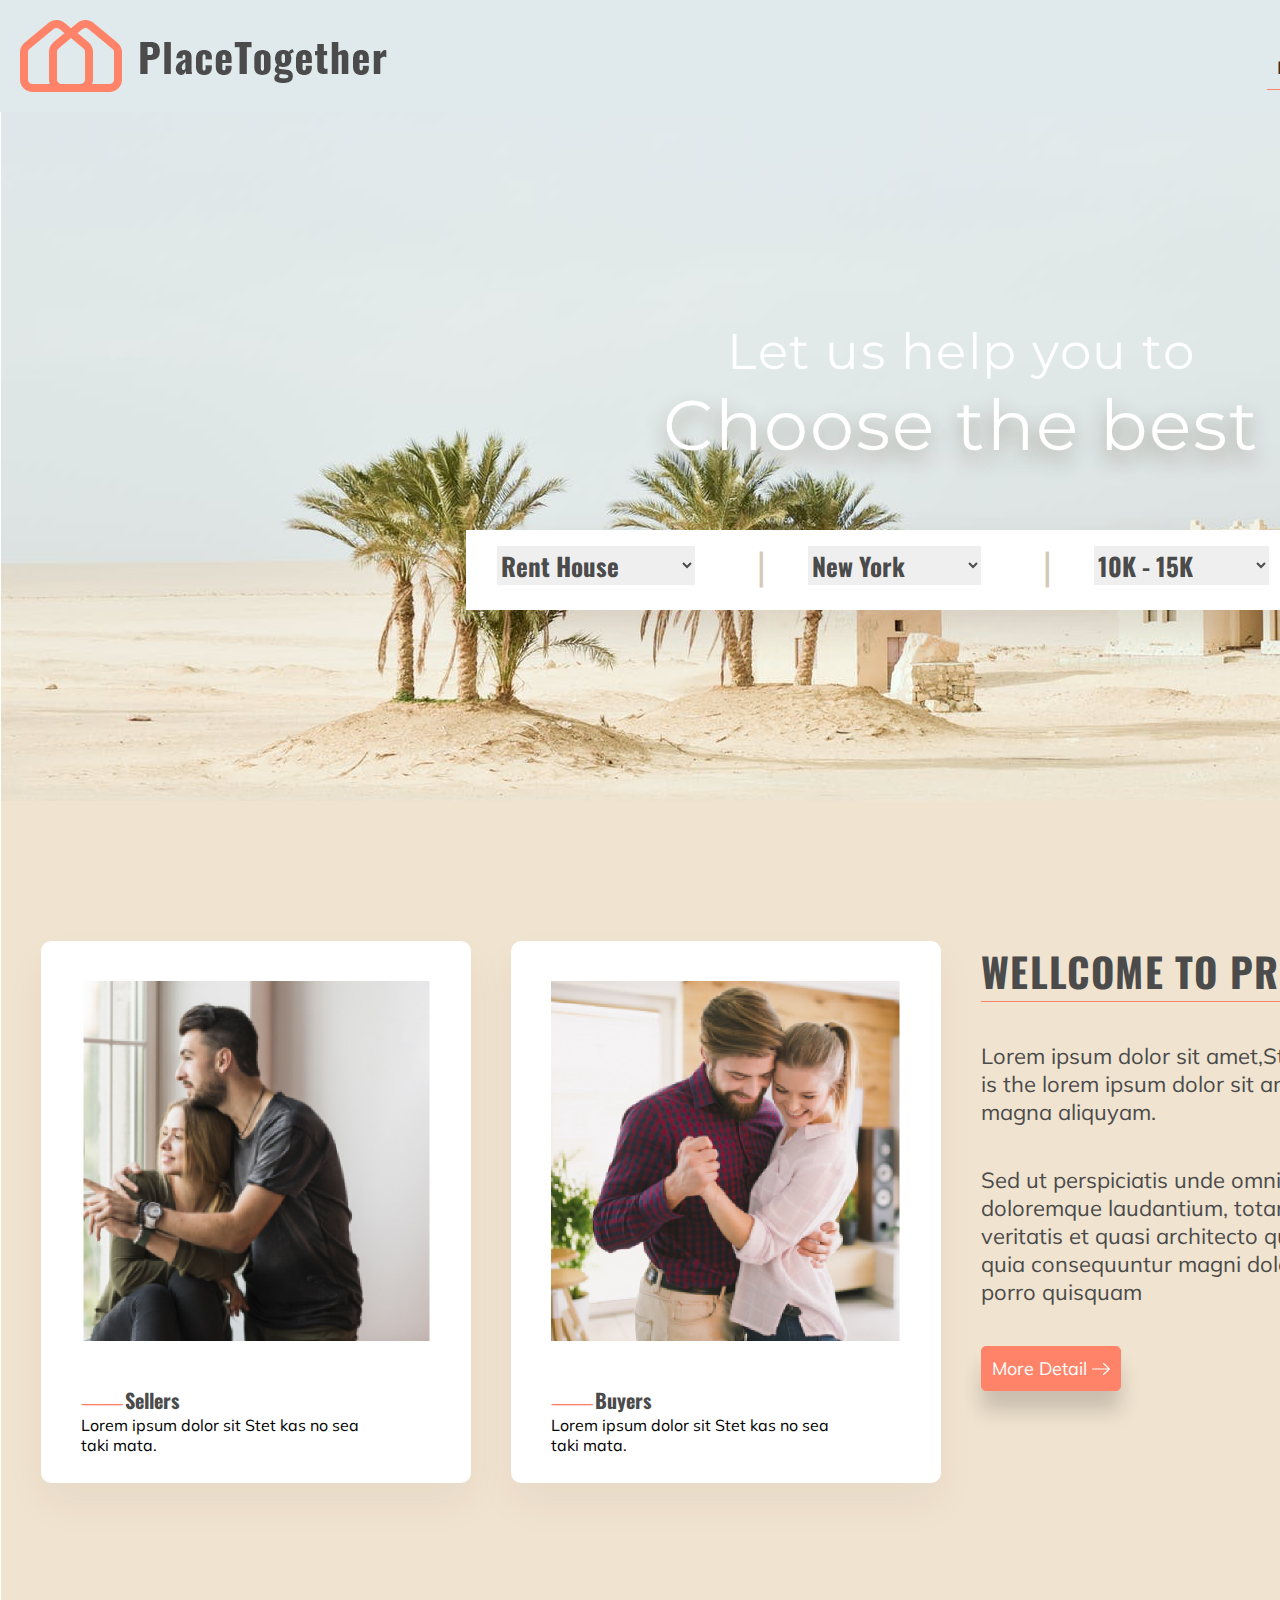
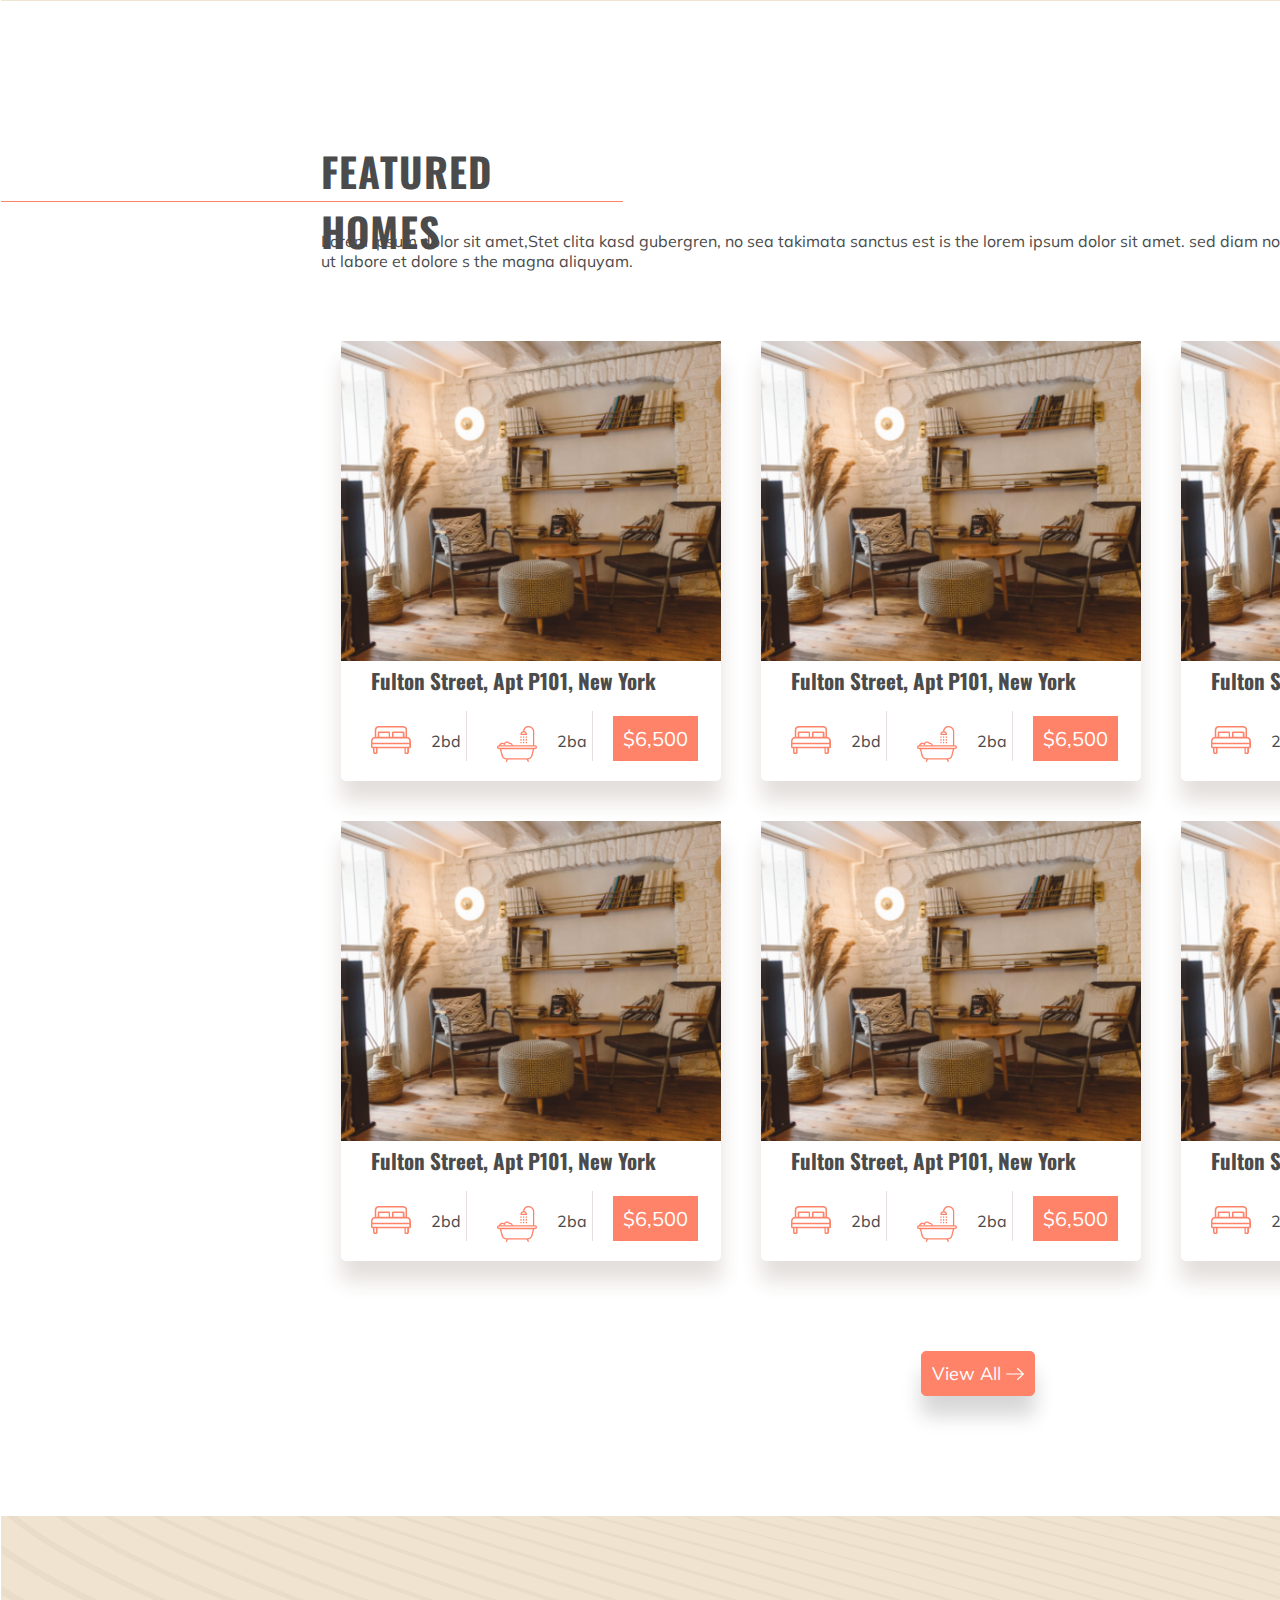
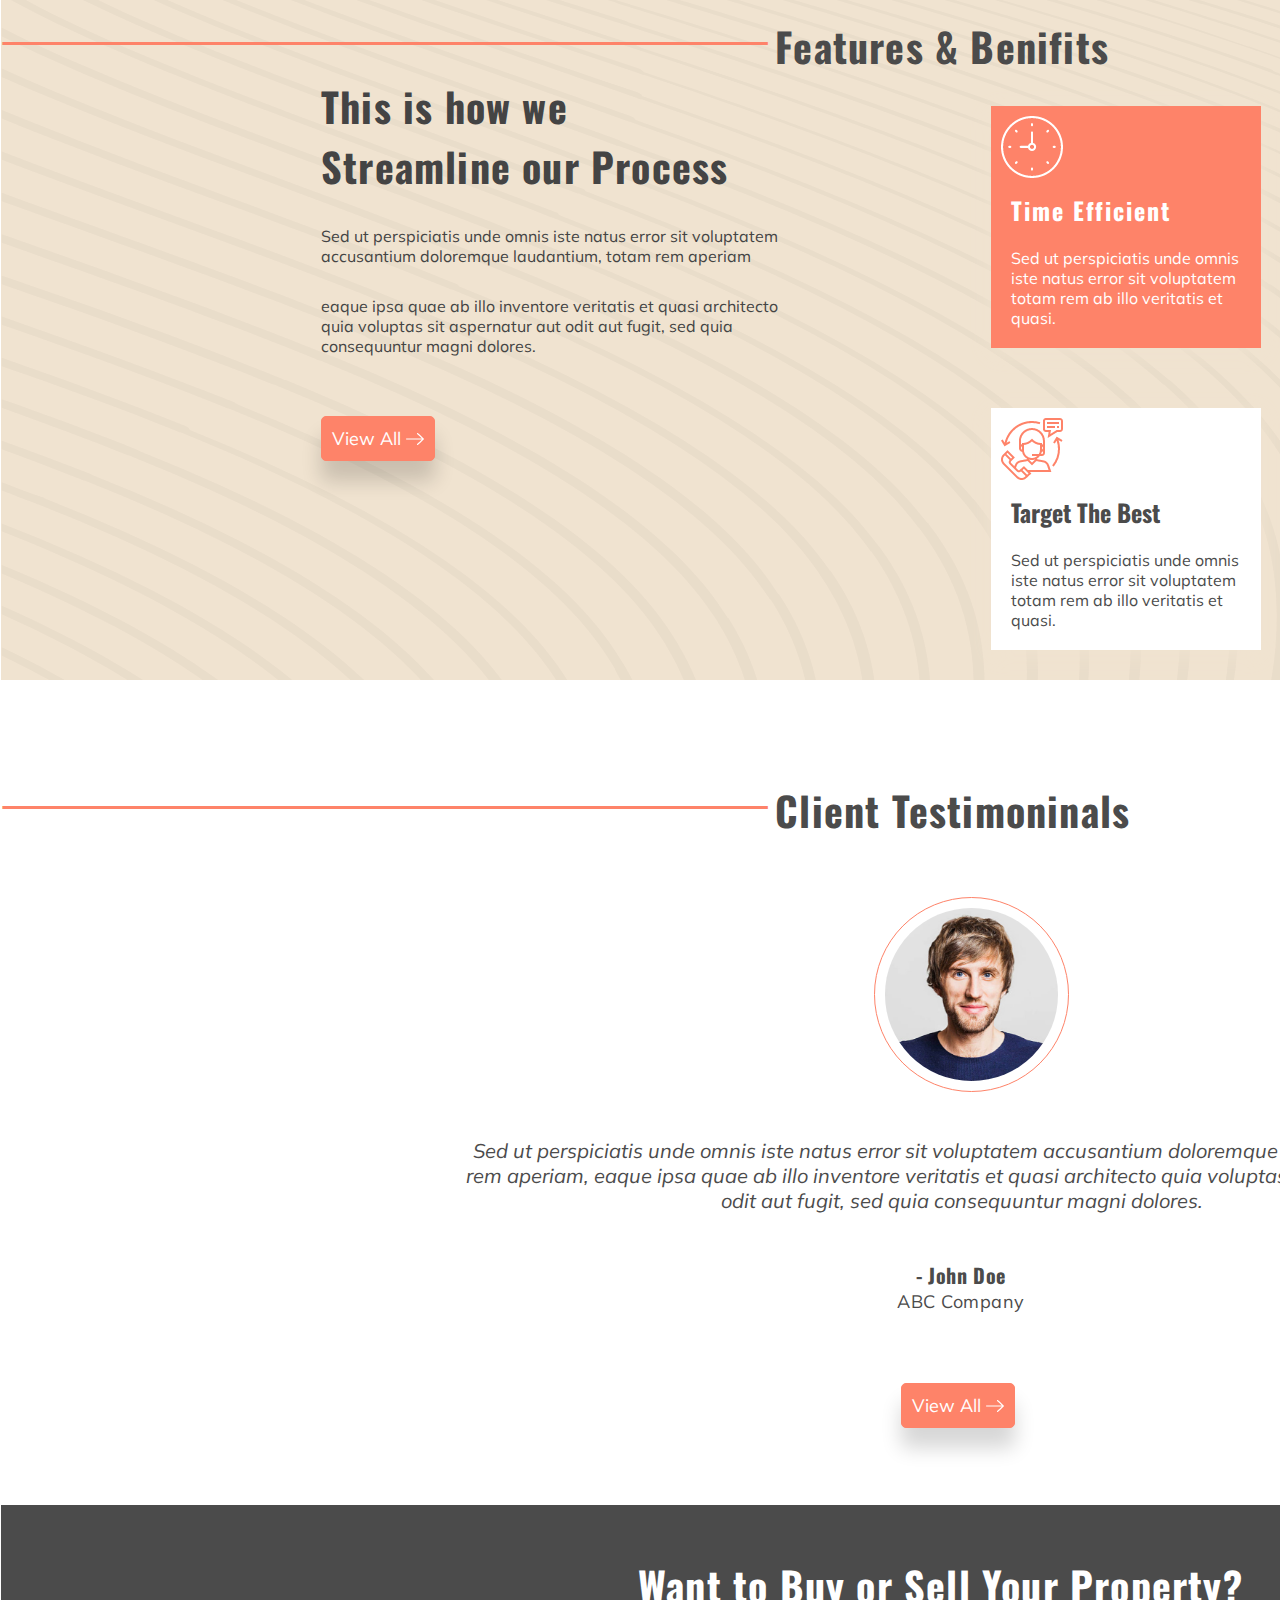
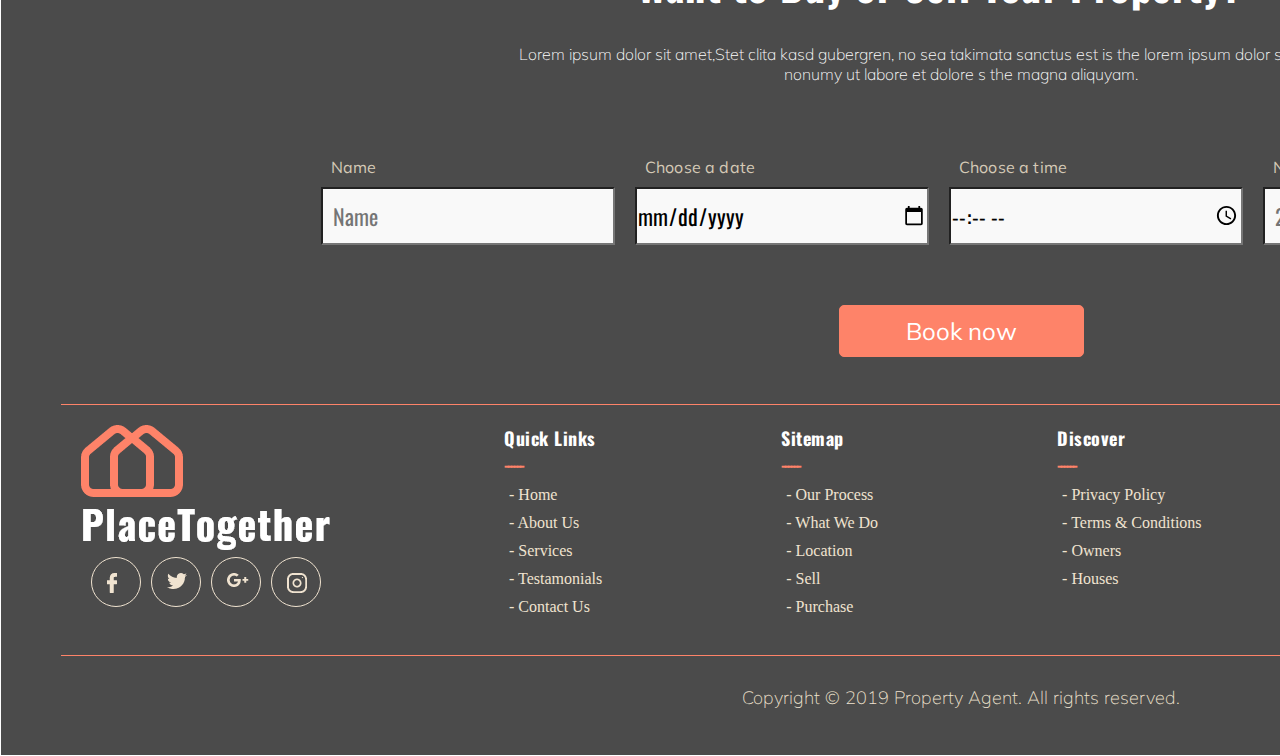
<file: Assignment2/index.html>
<!DOCTYPE html>
<html>
	<head>
		<title>Booking</title>
		<meta name="viewport" content="width=device-width, initial-scale=1.0">
		<link rel="stylesheet" type="text/css" href="css/style.css">
	</head>
	<body>
		<header>
			<nav class="container">
				<div class="logo">
					<a href=""><img src="images/logo.png"></a>
				</div>
				<div class="menu">
					<a href="" class="active"><b>Home</b></a>
					<a href=""><b>About</b></a>
					<a href=""><b>Portfolio</b></a>
					<a href=""><b>Blog</b></a>
					<a href=""><b>Contact</b></a>
					<a href="#" class="contact"><img src="images/phone.png" /> +123 456 7890</a>
				</div>
			</nav>
		</header>

		<section class="banner" style="">
			<div class="container">
				<div class="banner-content">
					<div class="banner-text">
						<p class="txt1">Let us help you to</p>	
						<p class="txt2">Choose the best</p>	
					</div>

					<div class="dropdown">
						<select class="selectCat">
					  		<option value="#">Rent House</option>
						</select>
						<label class="selectCatBreaker">|</label>
						<select class="selectCat">
					  		<option value="#">New York</option>
						</select>
						<label class="selectCatBreaker">|</label>
						<select class="selectCat">
					  		<option value="#">10K - 15K</option>
						</select>
						<button class="srchButton">SEARCH</button>
					</div>
				</div>
			</div>
		</section>


		<section class="agent">
			<div class="container">
				<div class="agent-card">
					<img class="card-pic" src="images/sellers.png">
					<span class="dash">-----------------</span>
					<b class="card-heading">Sellers</b>
					<p class="card-text">Lorem ipsum dolor sit Stet kas no sea taki mata.</p>
				</div>
				<div class="agent-card">
					<img class="card-pic" src="images/buyer.png">
					<span class="dash">-----------------</span>
					<b class="card-heading">Buyers</b>
					<p class="card-text">Lorem ipsum dolor sit Stet kas no sea taki mata.</p>
				</div>
			
				<div class="agent-info">
					<div class="agent-heading">
					<h4>WELLCOME TO PROPERTY AGENT</h4>
				</div>
				
					<p class="agent-text">Lorem ipsum dolor sit amet,Stet clita kasd gubergren, no sea takimata sanctus est is the lorem ipsum dolor sit amet. sed diam nonumy ut labore et dolore s the magna aliquyam.</p>
					<p class="agent-text">Sed ut perspiciatis unde omnis iste natus error sit voluptatem accusantium doloremque laudantium, totam rem aperiam, eaque ipsa quae ab illo inventore veritatis et quasi architecto quia voluptas sit aspernatur aut odit aut fugit, sed quia consequuntur magni dolores eos qui ratione voluptatem sequi nesciunt eque porro quisquam
					</p>
					<button class="dtlButton">More Detail <img src="images/arrow-long.png"></button>
				</div>
			</div>
		</section>


		<section class="homes">
			<div class="container">
				<div class="home-heading">
					<h4>FEATURED HOMES</h4>
				</div>
				<div class="home-text">
					<p>Lorem ipsum dolor sit amet,Stet clita kasd gubergren, no sea takimata sanctus est is the lorem ipsum dolor sit amet. sed diam nonumy ut labore et dolore s the magna aliquyam.</p>
				</div>
				<div class="home-menu">
					<div>
						<a href="" class="menu-item active1">Rent</a>
						<a href="" class="menu-item">Cell</a>
						<a href="" class="menu-item">Buy</a>
					</div>
				</div>
			</div>
		</section>

		<section class="card-collection">
			<div class="container">
				<div class="home-card">
					<img class="home-card-img" src="images/home_1.png">
					<h3 class="home-card-heading">Fulton Street, Apt P101, New York</h3	>
					<span class="fav-icon">
						<img  src="images/bed.png">
					</span>
					<span class="fav-txt">2bd</span>

					<span class="fav-icon">
						<img  src="images/bath.png">
					</span>
					<span class="fav-txt">2ba</span>
					<a href=""><button class="cardbtn">$6,500</button></a>
				</div>

				<div class="home-card">
					<img class="home-card-img" src="images/home_1.png">
					<h3 class="home-card-heading">Fulton Street, Apt P101, New York</h3	>
					<span class="fav-icon">
						<img  src="images/bed.png">
					</span>
					<span class="fav-txt">2bd</span>

					<span class="fav-icon">
						<img  src="images/bath.png">
					</span>
					<span class="fav-txt">2ba</span>
					<a href=""><button class="cardbtn">$6,500</button></a>
				</div>

				<div class="home-card">
					<img class="home-card-img" src="images/home_1.png">
					<h3 class="home-card-heading">Fulton Street, Apt P101, New York</h3	>
					<span class="fav-icon">
						<img  src="images/bed.png">
					</span>
					<span class="fav-txt">2bd</span>

					<span class="fav-icon">
						<img  src="images/bath.png">
					</span>
					<span class="fav-txt">2ba</span>
					<a href=""><button class="cardbtn">$6,500</button></a>
				</div>

				<div class="home-card">
					<img class="home-card-img" src="images/home_1.png">
					<h3 class="home-card-heading">Fulton Street, Apt P101, New York</h3	>
					<span class="fav-icon">
						<img  src="images/bed.png">
					</span>
					<span class="fav-txt">2bd</span>

					<span class="fav-icon">
						<img  src="images/bath.png">
					</span>
					<span class="fav-txt">2ba</span>
					<a href=""><button class="cardbtn">$6,500</button></a>
				</div>

				<div class="home-card">
					<img class="home-card-img" src="images/home_1.png">
					<h3 class="home-card-heading">Fulton Street, Apt P101, New York</h3	>
					<span class="fav-icon">
						<img  src="images/bed.png">
					</span>
					<span class="fav-txt">2bd</span>

					<span class="fav-icon">
						<img  src="images/bath.png">
					</span>
					<span class="fav-txt">2ba</span>
					<a href=""><button class="cardbtn">$6,500</button></a>
				</div>

				<div class="home-card">
					<img class="home-card-img" src="images/home_1.png">
					<h3 class="home-card-heading">Fulton Street, Apt P101, New York</h3	>
					<span class="fav-icon">
						<img  src="images/bed.png">
					</span>
					<span class="fav-txt">2bd</span>

					<span class="fav-icon">
						<img  src="images/bath.png">
					</span>
					<span class="fav-txt">2ba</span>
					<a href=""><button class="cardbtn">$6,500</button></a>
				</div>
				<a href=""><button class="hButton">View All <img src="images/arrow-long.png"></button></a>
			</div>	
		</section>

		<section class="fnb">
			<div class="container">
				<span class="dash1">---------------------------------------------------------------------------------- </span>
				<span class="fnb-heading"> Features & Benifits</span>
				
				  <div class="left-half">
				    <article>
				      <div class="fnb-text">
						<h3 class="fnbh1">This is how we</h3>
						<h3 class="fnbh1"> Streamline our Process</h3>

						<p class="fnb-para">Sed ut perspiciatis unde omnis iste natus error sit voluptatem accusantium doloremque laudantium, totam rem aperiam</p>
						<p class="fnb-para"> eaque ipsa quae ab illo inventore veritatis et quasi architecto quia voluptas sit aspernatur aut odit aut fugit, sed quia consequuntur magni dolores.</p>

						<a href=""><button class="fnb-Button">View All <img src="images/arrow-long.png"></button></a>

						</div>
				    </article>
				  </div>
				  <div class="right-half">
				    <article>
				      <div class="fnb-card active2">
				      	<div class="fnb-card-content">
				      		<img src="images/clock.png">

				      		<h1 class="fnb-card-h1">Time Efficient</h1>
				      		<p class="fnb-card-p">Sed ut perspiciatis unde omnis iste natus error sit voluptatem totam rem ab illo veritatis et quasi.</p>
				      	</div>
				      </div>
				      <div class="fnb-card">
				      	<div class="fnb-card-content">
				      		<img src="images/target.png">

				      		<h1 class="fnb-card-h1">Target The Best</h1>
				      		<p class="fnb-card-p">Sed ut perspiciatis unde omnis iste natus error sit voluptatem totam rem ab illo veritatis et quasi.</p>
				      	</div>
				      </div>
				      <div class="fnb-card">
				      	<div class="fnb-card-content">
				      		<img src="images/support.png">

				      		<h1 class="fnb-card-h1">Target The Best</h1>
				      		<p class="fnb-card-p">Sed ut perspiciatis unde omnis iste natus error sit voluptatem totam rem ab illo veritatis et quasi.</p>
				      	</div>
				      </div>
				      <div class="fnb-card">
				      	<div class="fnb-card-content">
				      		<img src="images/clock.png">

				      		<h1 class="fnb-card-h1">Time Efficient</h1>
				      		<p class="fnb-card-p">Sed ut perspiciatis unde omnis iste natus error sit voluptatem totam rem ab illo veritatis et quasi.</p>
				      	</div>
				      </div>
				    </article>
				  </div>
				</div>
			</div>
		</section>

		<section class="testamonial">
			<div class="container">
				<div class="dash1">
					<p>---------------------------------------------------------------------------------- </p>
				</div>
				<div class="fnb-heading">
					<h4> Client Testimoninals</h4>
				</div>
				
				<div class="t-img">
					<img src="images/user.png">
				</div>
				<div class="t-para">
				<p>Sed ut perspiciatis unde omnis iste natus error sit voluptatem accusantium doloremque laudantium totam rem aperiam, eaque ipsa quae ab illo inventore veritatis et quasi architecto quia voluptas sit aspernatur aut odit aut fugit, sed quia consequuntur magni dolores.</p>
			</div>

				<div class="t-name">
					<h1>- John Doe</h1>
					<p>ABC Company</p>
				</div>
				<div class="tbutton">
					<a href=""><button>View All <img src="images/arrow-long.png"></button></a>
				</div>
			</div>
		</section>

		<footer>
			<div class="container">
				<div class="part1">
					<h1 class="f-heading">Want to Buy or Sell Your Property?</h1>
					 
					<p class="f-para">Lorem ipsum dolor sit amet,Stet clita kasd gubergren, no sea takimata sanctus est is the lorem ipsum dolor sit amet. sed diam nonumy ut labore et dolore s the magna aliquyam.</p>

					<form>
						<div class="form-group">
							<label>Name</label>
							<input class="form-control" type="text" placeholder="  Name" name="">
						</div>
						<div class="form-group">
							<label>Choose a date</label>
							<input class="form-control" type="date" placeholder="17/02/2017" name="">
						</div>
						<div class="form-group">
							<label>Choose a time</label>
							<input class="form-control" type="time">
						</div>
						<div class="form-group">
							<label>Number a people</label>
							<input class="form-control" type="text" placeholder="  2 People" name="">
						</div>
						<div class="f-button">
							<button type="submit">Book now</button>
						</div>
					</form>
				</div>

				<div class="part2">
					<div class="flogo">
						<img src="images/footer_logo.png">
						<div class="social">
							<img src="images/facebook.png">
						</div>
						<div class="social">
							<img src="images/twitter.png">
						</div>
						<div class="social">
							<img src="images/google-plus.png">
						</div>
						<div class="social">
							<img src="images/instagram.png">
						</div>
					</div>
					<div class="link">
						<div class="l-h1">
							<h4>Quick Links</h4>
							<b class="fdash">------</b>
						</div>
						<a class="link-item" href="">- Home</a>
						<a class="link-item" href="">- About Us</a>
						<a class="link-item" href="">- Services</a>
						<a class="link-item" href="">- Testamonials</a>
						<a class="link-item" href="">- Contact Us</a>
					</div>
					<div class="link">
						<div class="l-h1">
							<h4>Sitemap</h4>
							<b class="fdash">------</b>
						</div>
						<a class="link-item" href="">- Our Process</a>
						<a class="link-item" href="">- What We Do</a>
						<a class="link-item" href="">- Location</a>
						<a class="link-item" href="">- Sell</a>
						<a class="link-item" href="">- Purchase</a>
					</div>
					<div class="link">
						<div class="l-h1">
							<h4>Discover</h4>
							<b class="fdash">------</b>
						</div>
						<a class="link-item" href="">- Privacy Policy</a>
						<a class="link-item" href="">- Terms & Conditions</a>
						<a class="link-item" href="">- Owners</a>
						<a class="link-item" href="">- Houses</a>
					</div>
					<div class="link">
						<div class="l-h1">
							<h4>Subscribe</h4>
							<b class="fdash">------</b>
						</div>
						<input class="email" type="email" placeholder=" email" name="">
						<button class="email-btn">subscribe</button>
					</div>
				</div>
				<b class="copy">Copyright © 2019 Property Agent. All rights reserved.</b>
			</div>
		</footer>
	</body>
</html>
</file>
<file: Assignment2/css/style.css>
@import url('https://fonts.googleapis.com/css2?family=Montserrat&display=swap');
@import url('https://fonts.googleapis.com/css2?family=Raleway&display=swap');
@import url('https://fonts.googleapis.com/css2?family=Mulish:wght@200&display=swap');
@import url('https://fonts.googleapis.com/css2?family=Oswald:wght@400;500&display=swap');
*{margin:0px;padding:0px;}
body{border:1px solid white;overflow-x: hidden}
header{background-color: #E0EAEC;position: fixed;left: 0px;top:0px;width: 1920px;height: 112px;}
.container{margin:auto;max-width: 1920px;}
.logo{margin:20px;width:367px;height:72px;float:left;}
.menu{padding:20px;max-width:868px;max-height:50px;float:right;background-color:#E0EAEC;margin-top:20px;}
.menu a{max-width:58px;max-height:22px;font-family:Montserrat;letter-spacing:0.54px;color:#333333;font-size:18px;text-align:left;padding:10px;}
.contact{background-color:#FE8369;border-radius:5px;box-shadow:0px 20px 20px #00000029;color:white !important;}
.contact img{margin-top:10px !important;}
.menu a:hover{color:#FE8369;}
.active{border-bottom:1px solid #FE8369;}
.banner{clear:left;clear:right;width:1920px;height:800px;background-image:url("../images/banner_image.png");}
.banner-content{margin:auto;padding-top:320px;max-width:1154px;max-height:317px;}
.banner-text{max-width:1154px;max-height:136px;}
.txt1{text-align:center;font-family:'Montserrat';font-size:50px;max-width:1280px;letter-spacing:1.5px;color:#FFFFFF;}
.txt2{text-align:center;font-family:'Montserrat';font-size:70px;letter-spacing:2.1px;color:#FFFFFF;text-shadow:0px 10px 20px #5030206B;}
.dropdown{box-shadow:0px 20px 40px #50302029;margin-top:73px !important;margin:auto;max-width:990px;height:80px;background-color:#FFFFFF;}
.selectCat{float:left;color:#4B4B4B;font-family:'Oswald';font-weight:bold;margin-top:15px;margin-right:20px;margin-left:30px;padding-right:60px;font-size:25px;border:1px solid white;}
.selectCatBreaker{float:left;font-size:40px;margin-left:30px;}
.srchButton{float:right;font-family:'Mulish';color:white;padding:27px;margin-left:20px;font-size:20px;border:1px solid #FE8369;background-color:#FE8369;}
.agent{width: 1920px;height: 800px;background-color: #F0E3D0;clear: both;}
.agent-card{margin-top: 140px;max-width: 430px;float: left;margin-left: 40px;height: 542px;background-color: #FFFFFF;box-shadow: 0px 20px 40px #5030200D;border-radius: 10px;}
.card-pic{clear: both;max-width: 350px;max-height: 360px;margin: 40px;}
.dash{margin-left:40px;margin-top:10px;max-width: 40px;max-height: 0.5px;color: #FE8369;letter-spacing: -3px;}
.card-heading{max-width: 56px;max-height: 30px;font-family: 'Oswald';font-weight: bold;font-size: 20px;color: #4B4B4B;text-align: left;}
.card-text{max-width: 302px;max-height: 45px;font-family: 'Mulish';font-size: 16px;text-align: left;margin-left: 40px !important;}
.agent-info{float: left;max-width: 920px;max-height: 563px;}
.agent-heading{margin-top: 140px;max-width: 860px;max-height: 60px;font-size: 40px;color: #4B4B4B;font-family:'Oswald';font-weight: bold;text-align: left;letter-spacing: 1.2px;margin-left: 40.2px;border-bottom: 1px solid #FE8369;}
.agent-text{margin: 40px;max-height: 348px;max-width: 860px;font-family: 'Mulish';color: #4B4B4B;font-size: 22px;}
.dtlButton{max-width: 185px;max-height: 62px;border-radius: 5px;box-shadow: 0px 20px 20px #00000029;float: left;font-family:'Mulish';color:white;padding:10px;margin-left: 40px;font-size:18px;border:1px solid #FE8369;background-color: #FE8369;}
.homes{max-height: 1370px;width: 1600px;}
.home-heading{padding-left: 320px;margin-top: 140px;max-width: 302px;max-height: 60px;font-family: 'Oswald';font-weight: bold;font-size: 40px;letter-spacing: 1.2px;color: #4B4B4B;border-bottom: 1px solid #FE8369;}
.home-text{margin-top: 29px;margin-left:320px;max-width: 1014px;max-height: 55px;font-family: 'Mulish';font-size: 16px;text-align: left;color: #4B4B4B;}
.home-menu{float: right;max-width: 1600px;}
.menu-item{max-width: 36px;max-height: 30px;font-size: 20px;text-align: left;float: left;font-family: 'Oswald';color: #151D41;padding: 10px;padding-bottom: 0px !important;font-weight: bold;}
.active1{color: #FE8369 !important;border-bottom: 1px solid #FE8369;}
a{text-decoration: none;}
.card-collection{margin-top: 50px;max-height: 473px;width: 1600px;margin-left: 320px;}
.home-card{max-height: 473px;max-width: 500px;margin:20px;float: left;border-radius: 5px;box-shadow: 0px 20px 20px #50302028;background-color: #FFFFFF;}
.home-card-img{clear: left;max-width: 400px;max-height: 320px;}
.home-card-heading{clear: both;color: #4B4B4B;margin-left: 30px;max-height: 31px;max-width: 307px;font-size: 21px;font-family: 'Oswald';font-weight: bold;text-align: left;}
.fav-icon{float: left;padding:30px;max-width: 10px;max-height: 10px;}
.fav-txt{margin-top: 15px;padding: 20px;float: left;width: 15px;height: 10px;font-size:16px;color: #4B4B4B;font-family: 'Mulish';border-right: 1px solid #50302028;}
.cardbtn{max-width: 100px;max-height: 47px;background-color:#FE8369;float: left;text-align: center;font-family:'Mulish';color:white;padding:10px;margin: 20px;font-size:20px;margin-left: 20px;border: none;}
.hButton{margin-top: 70px;clear: both;float: left;max-width: 185px;max-height: 62px;border-radius: 5px;box-shadow: 0px 20px 20px #00000029;font-family:'Mulish';color:white;padding:10px;font-size:18px;border:1px solid #FE8369;background-color: #FE8369;margin-left: 600px;}
.fnb{clear: right;float: left;margin-top:120px;width: 1920px;max-height: 1052px;background-color: #F0E3D0;background-image: url("../images/curves-bg.png");}
.fnb-heading{width: 1000px;margin-left: 10px;max-height: 60px;color: #4B4B4B;font-size: 40px;font-weight: bold;font-family: 'Oswald';letter-spacing: 1.2px;float: left;margin-top: 100px;}
.dash1{float: left;max-width: 800px;max-height: 10px;color: #FE8369;font-size: 40px;margin-top: 100px;letter-spacing: -4px;}
.fnb-text{max-width: 471px;color: #444444;margin-left: 320px;clear: left;}
.fnbh1{max-width: 408px;max-height: 110px;font-family: 'Oswald';font-size: 40px;text-align: left;letter-spacing: 1.2px;font-weight: bold;}
.fnb-para{padding-top: 30px;max-width: 471px;max-height: 195px;font-family: 'Mulish';color: #444444;font-size: 16px;text-align: left;}
.fnb-card{background-color: #FFFFFF;float: left;max-width: 343px;max-height: 343px;margin:30px;box-shadow: 0px 5px 20px #F0E3D0;}
.fnb-card-content{max-width: 270px;max-height: 223px;}
.fnb-card-content img{margin: 10px;max-width: 62px;max-height: 62px;}
.fnb-card-h1{margin-left:20px;max-width: 200px;max-height: 36px;font-size: 24px;font-family: 'Oswald';color: #4B4B4B;}
.fnb-card-p{margin:20px;color: #4B4B4B;max-width: 300px;max-height: 90px;font-size: 16px;font-family: 'Mulish';}
.active2{background-color: #FE8369;}
.active2 p{color: #FFFFFF;}
.active2 h1{letter-spacing: 2px;color: #FFFFFF;}
.active2 img{filter: brightness(0) invert(1);}
.fnb-half{position: relative;top: 100px;text-align: left;}
.left-half{clear: left;float: left;width: 960px;max-height: 900px;}
.right-half{float: left;width: 960px;}
.fnb-Button{margin-top: 60px;clear: both;float: left;max-width: 185px;max-height: 62px;border-radius: 5px;box-shadow: 0px 20px 20px #00000029;font-family:'Mulish';color:white;padding:10px;font-size:18px;border:1px solid #FE8369;background-color: #FE8369;}
.testamonial{clear: both;width: 1920px;max-height: 885px;background-color: #FFFFFF;}
.t-img{margin-left: 873px;}
.t-img img{margin-top: 57px;padding:10px;max-width: 173px;max-height: 173px;border: 1px solid #FE8369;border-radius: 100px;}
.t-para{width: 997px;max-height: 99px;font-size: 20px;font-family: 'Mulish';font-style: italic;text-align: center;color: #4B4B4B;margin-left: 462px;margin-top: 42px;}
.t-name{margin-left: 896px;margin-top: 47px;max-width: 128px;max-height: 59px;color: #4B4B4B;}
.t-name h1{font-family: 'Oswald';font-weight: bold;font-size: 20px;color: #4B4B4B;text-align: center;letter-spacing: 0.6px;}
.t-name p{font-family: 'Mulish';font-size: 18px;color: #4B4B4B;text-align: center;letter-spacing: 0.54px;}
.tbutton{margin-top: 70px;margin-left: 900px;clear: both;}
.tbutton button{max-width: 185px;max-height: 62px;border-radius: 5px;box-shadow: 0px 20px 20px #00000029;font-family:'Mulish';color:white;padding:10px;font-size:18px;border:1px solid #FE8369;background-color: #FE8369;}
footer{width: 1920px;height: 850px;background-color: #4B4B4B;}
.part1{height: 449px;width: 1280px;margin: auto;margin-top: 77px !important;padding-bottom: 50px;}
.f-heading{max-height: 60px;max-width: 622px;font-family: 'Oswald';font-weight: bold;font-size: 40px;margin-left: 317px;letter-spacing: 1.2px;color: #FFFFFF;padding-top: 50px;}
.f-para{margin-top: 29px;max-height: 55px;max-width: 912px;font-family: 'Mulish';font-weight: lighter;font-size: 16px;text-align: center;margin-left: 184px;color: #FFFFFF;}
form{max-width: 1280px;max-height: 90px;margin-top: 63px;}
.form-group{float: left;}
label{display: block;color: #D4C9B6;font-family: 'Mulish';letter-spacing: 0.16px;padding: 10px;}
.form-control{margin-right: 20px;width: 290px;height: 54px;background-color: #F9F9F9;font-family: 'Oswald';font-size: 22px;}
.f-button{clear: both;padding-top: 60px;margin-left: 518px;}
.f-button button{width: 245px;max-height: 62px;border-radius: 5px;font-family:'Mulish';color:#FFFFFF;padding:10px;font-size:24px;background-color: #FE8369;border:1px solid #FE8369;}
.part2{margin: auto;max-width: 1800px;height: 250px;margin-bottom: 30px;border-bottom: 1px solid #FE8369;border-top: 1px solid #FE8369;}
.flogo{padding: 20px;max-height: 200px;width: 249px;float: left;}
.social{width: 48px;height: 48px;border: 1px solid #F0E3D0;border-radius: 100px;float: left;margin-left: 10px;}
.social img{padding: 15px;}
.link{padding: 20px;margin-left: 134px;max-height: 261px;max-width: 400px;float: left;}
.l-h1{max-width: 92px;max-height: 26px;font-family: 'Oswald';font-weight: bold;font-size: 18px;letter-spacing: 0.54px;color: #FFFFFF;margin-bottom: 30px;}
.fdash{margin-top:10px;max-width: 31px;max-height: 0.5px;color: #FE8369;letter-spacing: -3px;}
.link-item{padding:5px;max-width: 200px;max-height: 165px;color: #F0E3D0;font-size: 16px;display: block;text-align: left;}
.email{width: 250px;height: 56px;background-color: transparent;font-family: 'Mulish';font-size: 16px;color: #F0E3D0;border: 1px solid #F0E3D0;float:left;}
.email-btn{float: left;width: 100px;height: 56px;font-family:'Mulish';color:white;font-size: 16px;border: 1px solid #F0E3D0;background-color: #FE8369;}
.copy{clear: both;max-width: 438px;max-height: 23px;font-size: 18px;color: #F0E3D0;margin-top: 30px;margin-left: 741px;font-family: 'Mulish';font-weight: lighter;}
</file>
